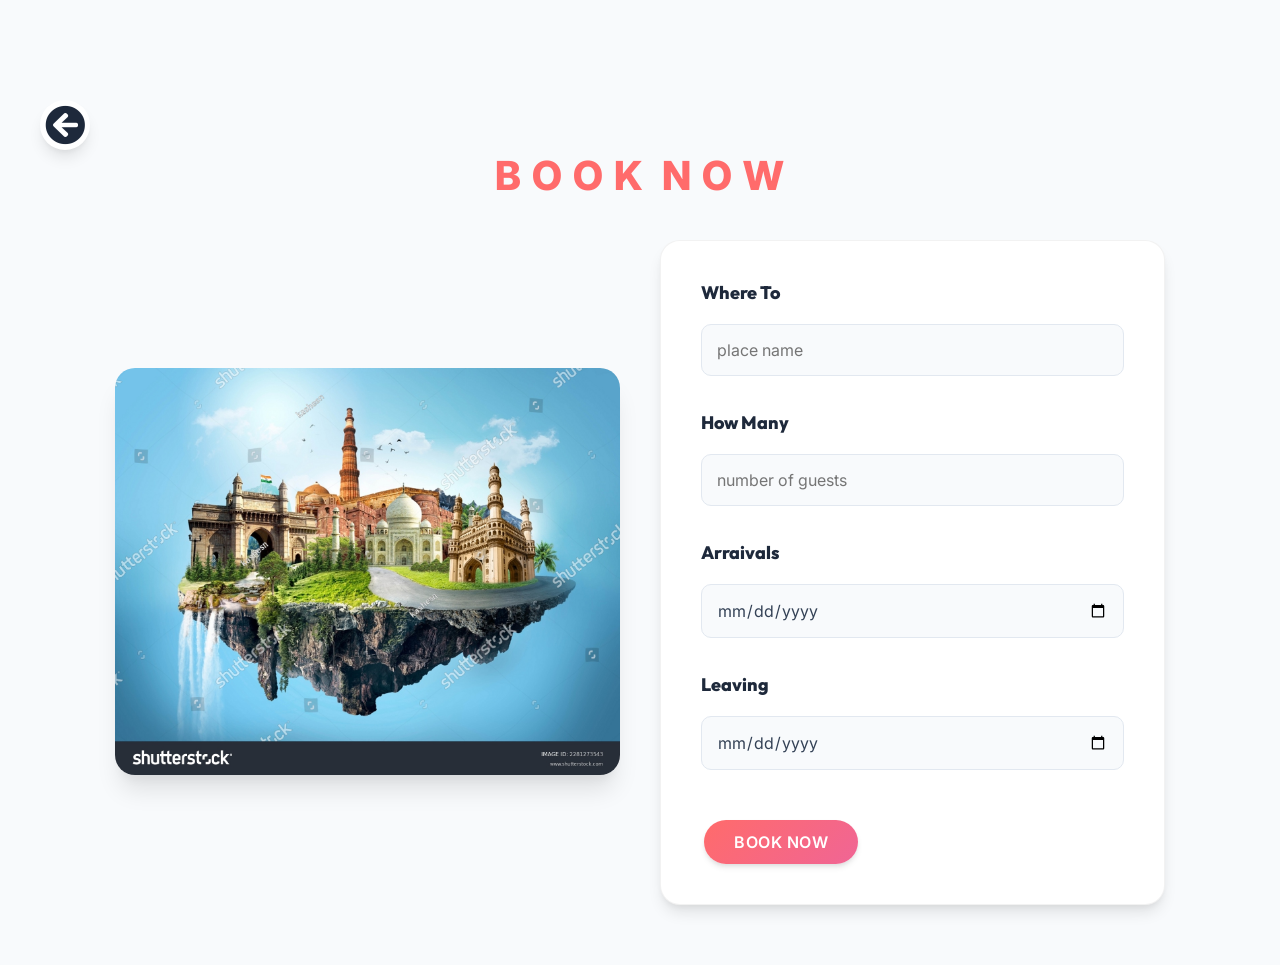
<file: pages/book.html>
<!DOCTYPE html>
<html lang="en">
<head>
    <meta charset="UTF-8">
    <meta name="viewport" content="width=device-width, initial-scale=1.0">
    <title>Document</title>
    <link rel="stylesheet" href="https://cdnjs.cloudflare.com/ajax/libs/font-awesome/5.15.3/css/all.min.css">
    <link rel="stylesheet" href="../assets/css/style.css">
</head>
<body>
    <!--book section starts-->
    
    
<section  class="book" id="book">
    <label class="fas fa-arrow-circle-left" id="back" onclick="history.back()"  ></label>
    <h1 class="heading">
    <span>b</span>
    <span>o</span>
    <span>o</span>
    <span>k</span>
    <span class="space"></span>
    <span>n</span>
    <span>o</span>
    <span>w</span>
</h1>
<div class="row">
    <div class="image">
        <img src="../assets/img/BOOKED.jpg" alt="">
    </div>
    <form action="" class="book_now">
        <div class="inputbox"  id="input1">
            <h3>where to</h3>
            <input class="box" type="text" placeholder="place name">
        </div>
        <div class="inputbox">
            <h3>How many</h3>
            <input class="box" type="number" placeholder="number of guests">
        </div>
        <div class="inputbox">
            <h3>arraivals</h3>
            <input class="box" type="date" >
        </div>
        <div class="inputbox" id="input2">
            <h3>leaving</h3>
            <input class="box"  type="date" >
        </div>
        <div class="booked" >
            <input  type="button" id="b">
            <label for="b" class="btn">Book Now</label>
        </div>
    </form>
</div>
</section>
<!--book section ends-->
</body>
</html>
</file>
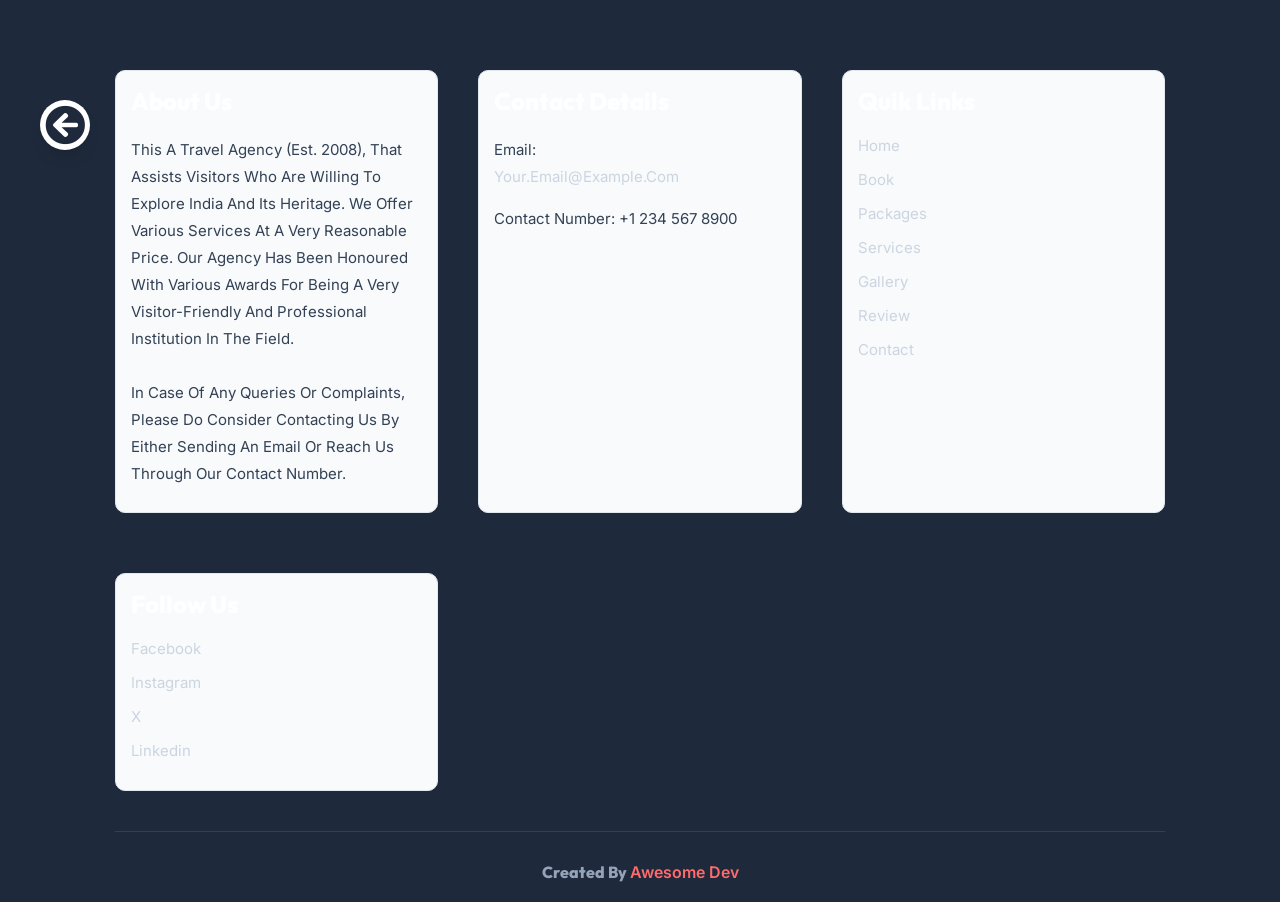
<file: pages/contact.html>
<!DOCTYPE html>
<html lang="en">
<head>
    <meta charset="UTF-8">
    <meta name="viewport" content="width=device-width, initial-scale=1.0">
    <title>Document</title>
    <link rel="stylesheet" href="../assets/css/style.css">
    <link rel="stylesheet" href="https://cdnjs.cloudflare.com/ajax/libs/font-awesome/5.15.3/css/all.min.css">
</head>
<body>
    <!--footer section starts-->
<section class="footer" id="contact">
    <label class="fas fa-arrow-circle-left" id="back" onclick="history.back()"  ></label>
    <div class="box-container">
        <div class="box">
            <h3> About Us</h3>  
            <p>This a travel agency (est. 2008), that assists visitors who are willing to explore 
                India and its heritage. We offer various services at a very reasonable 
                price. Our agency has been honoured with various awards for being a very
                visitor-friendly and professional institution in the field.

                <br>
                <br>

                In case of any queries or complaints, please do consider contacting us by either sending an email or reach us through our contact number.
            </p>          
        </div>
        <div class="box">
            <h3>Contact Details</h3>  
            <p>Email: <a href="your.email@example.com">your.email@example.com</a></p>
            <p>Contact Number: +1 234 567 8900</p>      
        </div>
        <div class="box">
            <div class="box2">
                <h3> Quik Links</h3>  
            <a href="#">Home</a>
            <a href="#">Book</a>
            <a href="#">Packages</a>
            <a href="#">Services</a>
            <a href="#">Gallery</a>
            <a href="#">Review</a> 
            <a href="#">Contact</a>
            </div>         
        </div>
        <div class="box">
            <div class="box3">
            <h3>Follow Us</h3>  
            <a href="https://www.facebook.com/">Facebook</a>
            <a href="https://www.instagram.com/">Instagram</a>
            <a href="https://x.com/">X</a>
            <a href="https://www.linkedin.com/">Linkedin</a>   
            </div> 
        </div>
    </div>
    <h1 class="credit"> Created by <span>Awesome Dev</span></h1>
</section>
<!--footer section ends-->
</body>
</html>
</file>
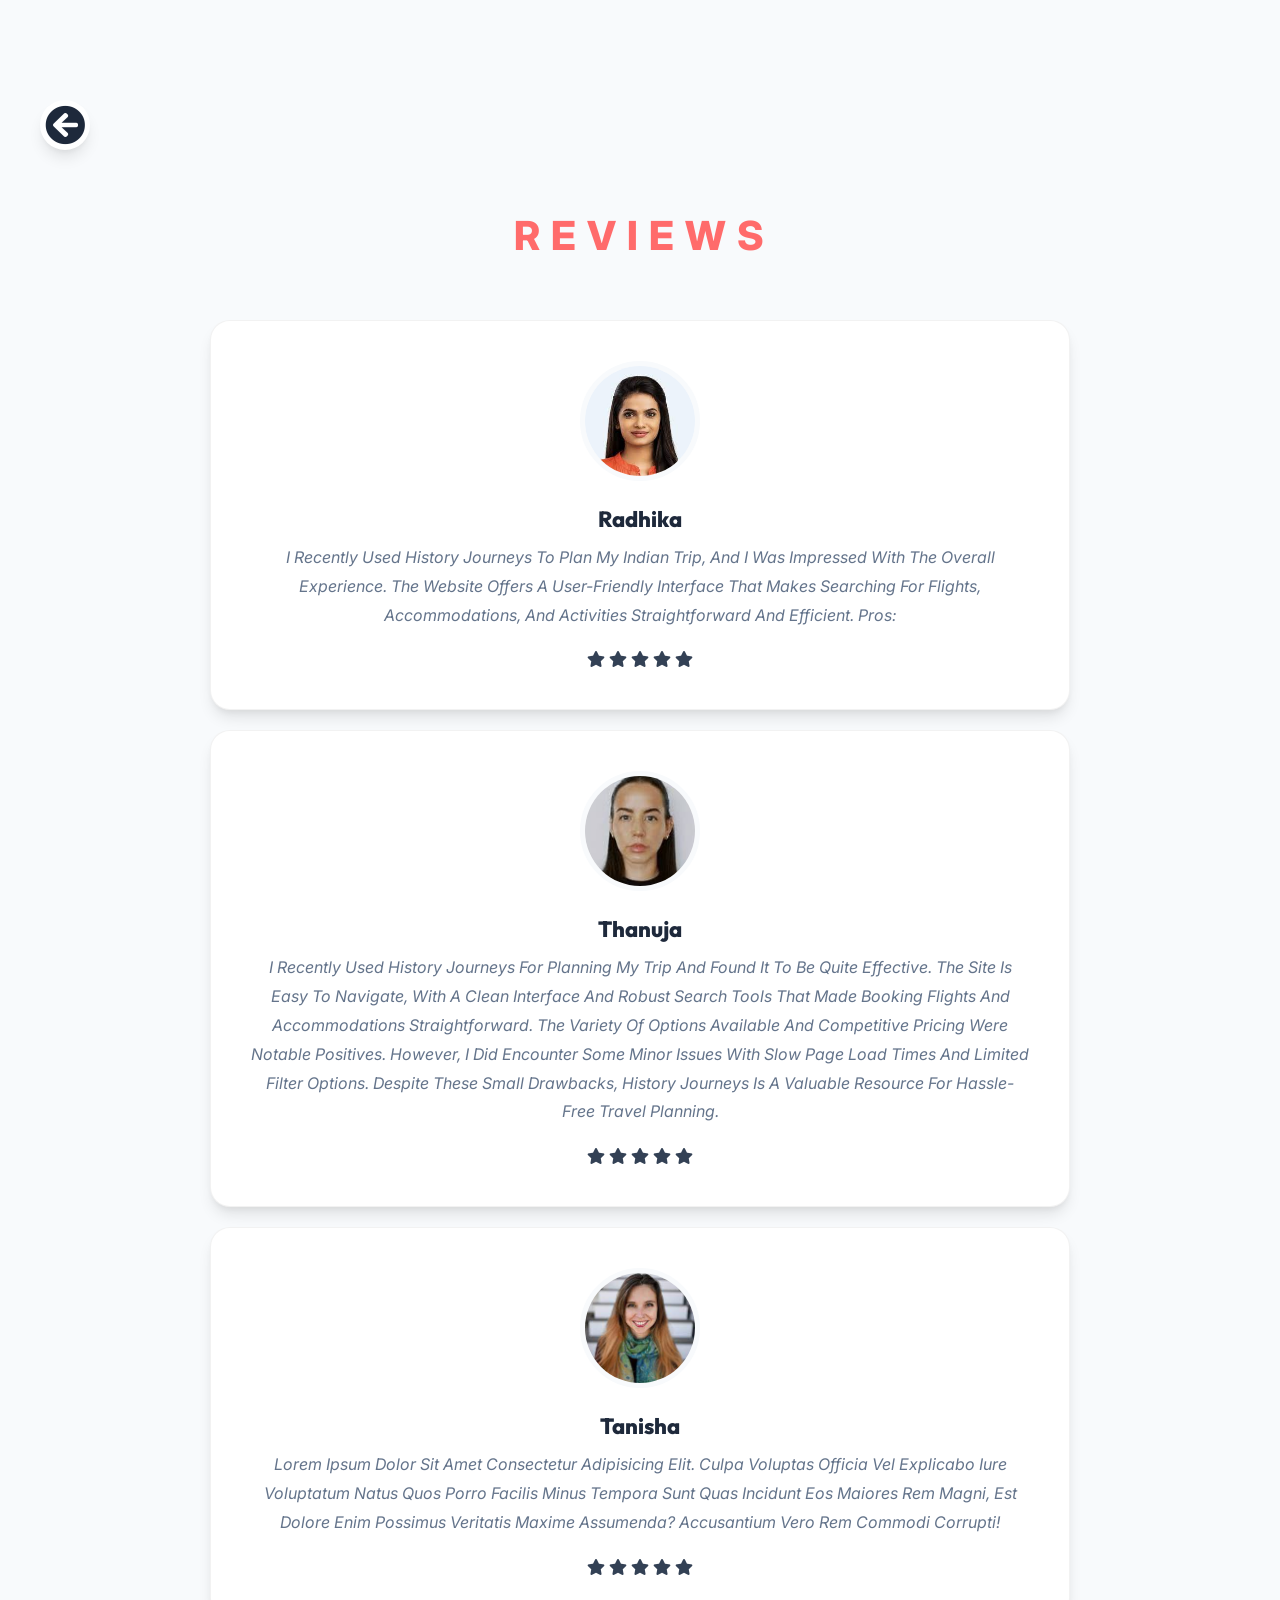
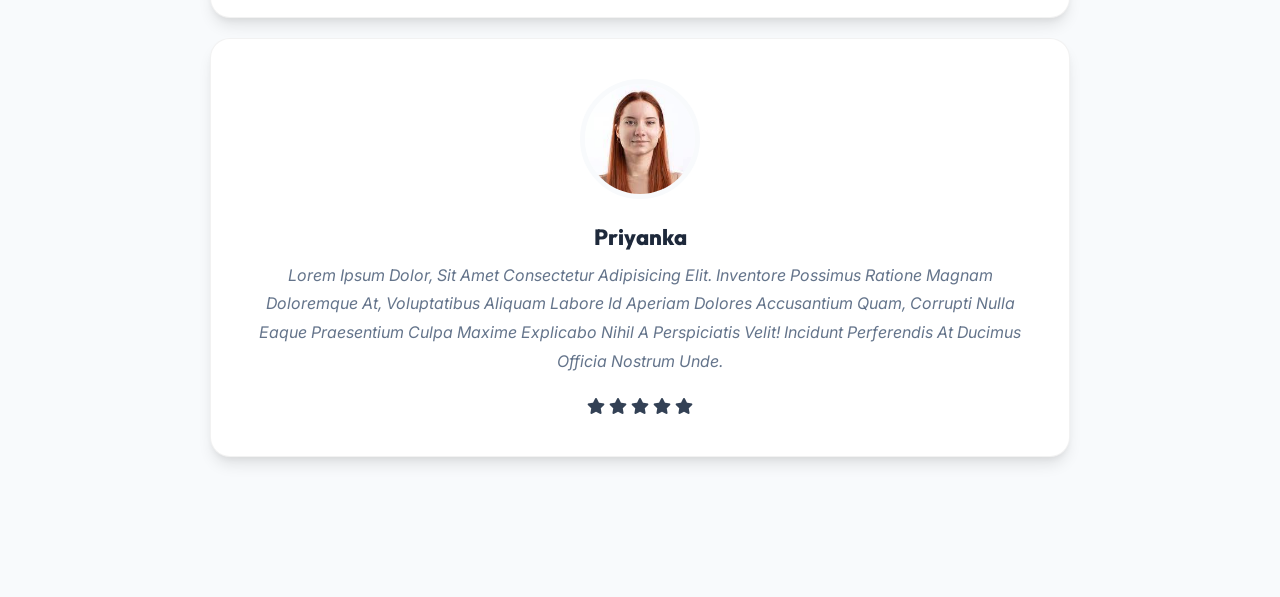
<file: pages/review.html>
<!DOCTYPE html>
<html lang="en">
<head>
    <meta charset="UTF-8">
    <meta name="viewport" content="width=device-width, initial-scale=1.0">
    <title>Document</title>
    <link rel="stylesheet" href="../assets/css/style.css">
    <link rel="stylesheet" href="https://cdnjs.cloudflare.com/ajax/libs/font-awesome/5.15.3/css/all.min.css">
</head>
<body>
    <!--review section starts-->
    <section  class="book" id="book">
        <label class="fas fa-arrow-circle-left" id="back" onclick="history.back()"  ></label>
<section class="review" id="review">
    <h1 class="heading">
        <span>R</span>
        <span>E</span>
        <span>V</span>
        <span>I</span>
        <span>E</span>
        <span>W</span>
        <span>S</span>
    </h1>
    <div class="swiper-container review-slider">
        <div class="swiper-wrapper">

            <div class="slider">

                <div class="box">

                    <img src="../assets/img/p-1.jpg">
                    <h5>radhika</h3>
                    <p>I recently used history journeys to plan my indian trip, and I was impressed with the overall experience. The website offers a user-friendly interface that makes searching for flights, accommodations, and activities straightforward and efficient.

                        Pros:</p>
                    <div class="stars">
                        <span class="fa fa-star checked"></span>
                        <span class="fa fa-star checked"></span>
                        <span class="fa fa-star checked"></span>
                        <span class="fa fa-star"></span>
                        <span class="fa fa-star"></span>
                    </div> 
                </div>
            </div>

            <div class="slider">

                <div class="box">

                    <img src="../assets/img/p-4.jpg">
                    <h5>thanuja</h3>
                    <p>I recently used history journeys for planning my trip and found it to be quite effective. The site is easy to navigate, with a clean interface and robust search tools that made booking flights and accommodations straightforward. The variety of options available and competitive pricing were notable positives. However, I did encounter some minor issues with slow page load times and limited filter options. Despite these small drawbacks, history journeys is a valuable resource for hassle-free travel planning.</p>
                    <div class="stars">
                        <span class="fa fa-star checked"></span>
                        <span class="fa fa-star checked"></span>
                        <span class="fa fa-star"></span>
                        <span class="fa fa-star"></span>
                        <span class="fa fa-star"></span>
                    </div> 
                </div>
            </div>

            <div class="slider">

                <div class="box">

                    <img src="../assets/img/p-2.jpg">
                    <h5>tanisha</h3>
                    <p>Lorem ipsum dolor sit amet consectetur adipisicing elit. Culpa voluptas officia vel explicabo iure voluptatum natus quos porro facilis minus tempora sunt quas incidunt eos maiores rem magni, est dolore enim possimus veritatis maxime assumenda? Accusantium vero rem commodi corrupti!</p>
                    <div class="stars">
                        <span class="fa fa-star checked"></span>
                        <span class="fa fa-star checked"></span>
                        <span class="fa fa-star checked"></span>
                        <span class="fa fa-star"></span>
                        <span class="fa fa-star"></span>
                    </div> 
                </div>
            </div>

            <div class="slider">

                <div class="box">

                    <img src="../assets/img/p-3.jpg">
                    <h5>priyanka</h3>
                    <p>Lorem ipsum dolor, sit amet consectetur adipisicing elit. Inventore possimus ratione magnam doloremque at, voluptatibus aliquam labore id aperiam dolores accusantium quam, corrupti nulla eaque praesentium culpa maxime explicabo nihil a perspiciatis velit! Incidunt perferendis at ducimus officia nostrum unde.</p>
                    <div class="stars">
                        <span class="fa fa-star checked"></span>
                        <span class="fa fa-star checked"></span>
                        <span class="fa fa-star checked"></span>
                        <span class="fa fa-star"></span>
                        <span class="fa fa-star"></span>
                    </div> 
                </div>
            </div>
        </div>
    </div>
</section>
<!--review section ends-->
</body>
</html>
</file>
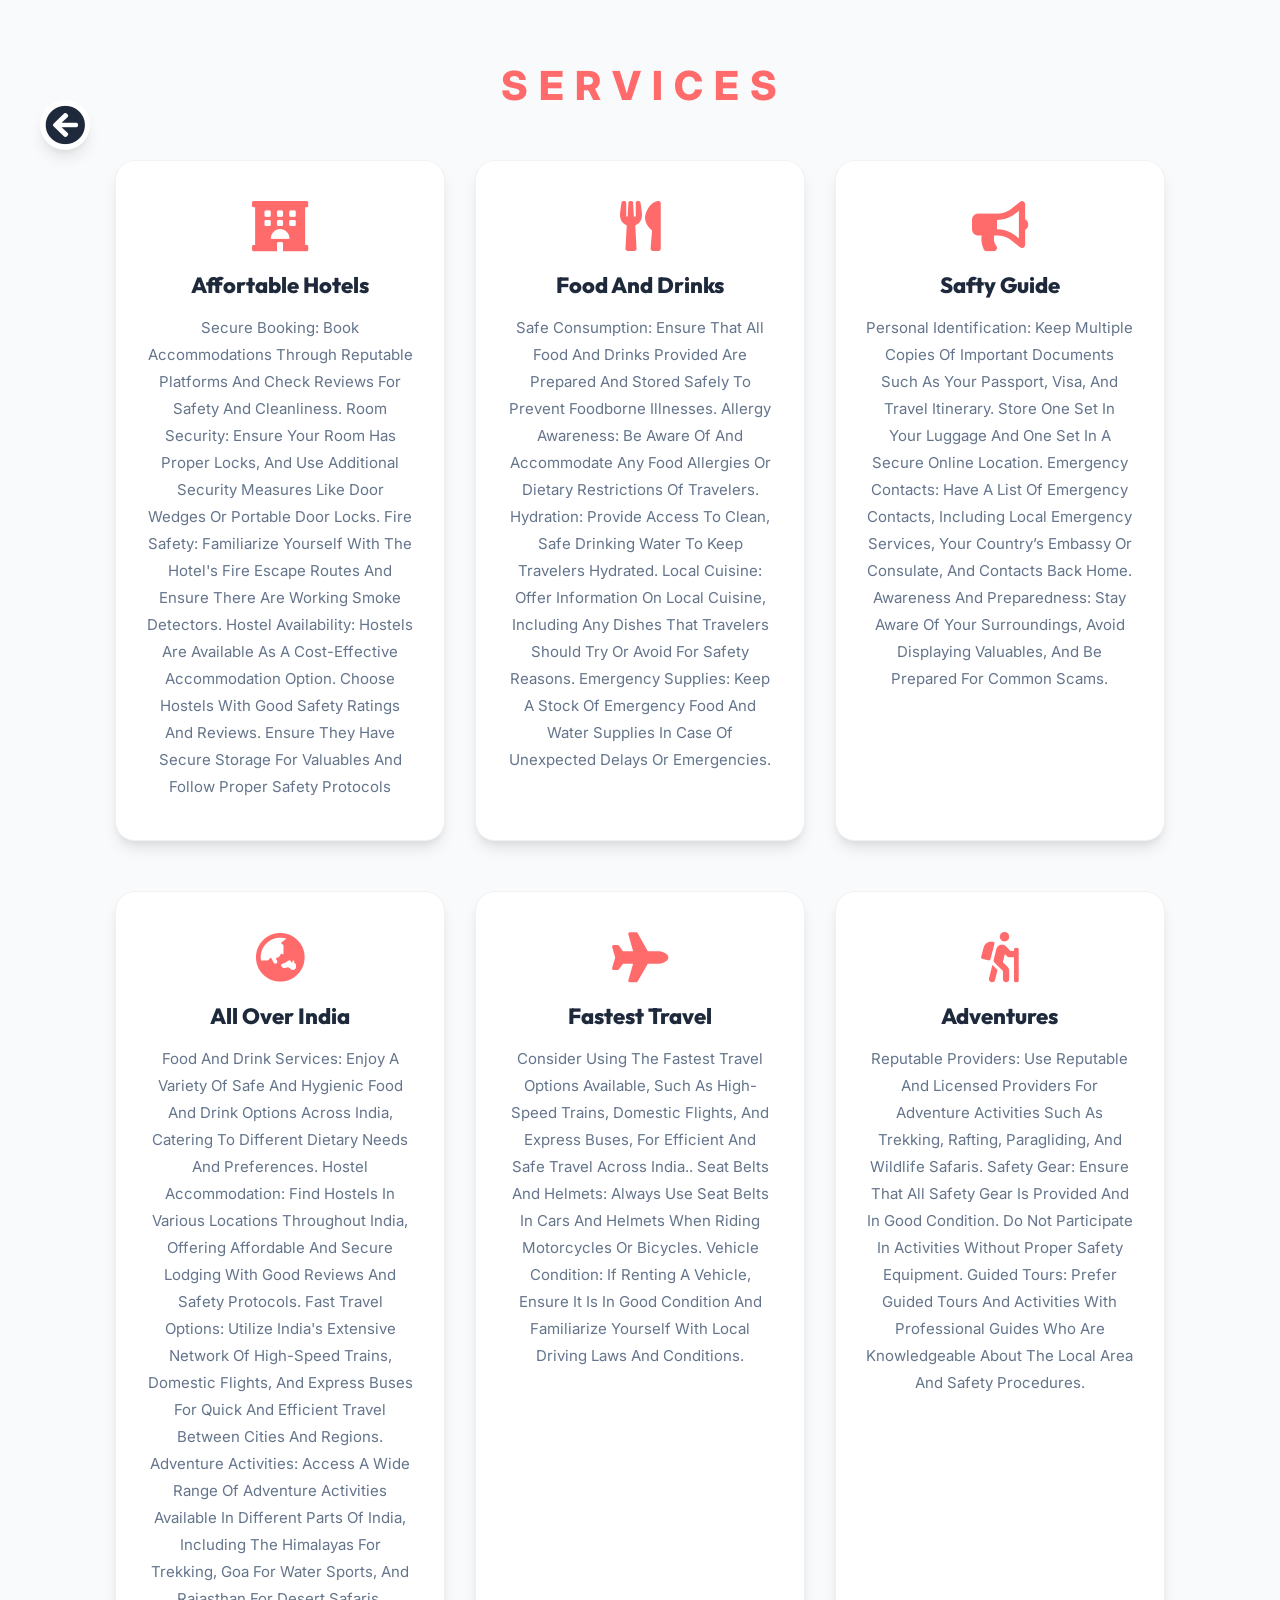
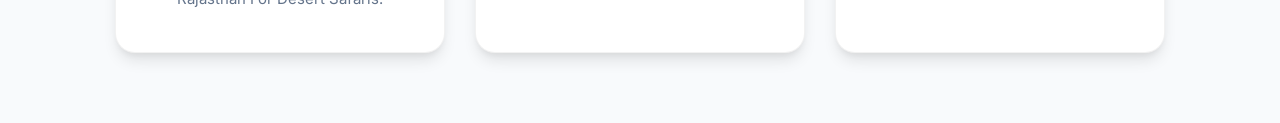
<file: pages/services.html>
<!DOCTYPE html>
<html lang="en">
<head>
    <meta charset="UTF-8">
    <meta name="viewport" content="width=device-width, initial-scale=1.0">
    <title>Document</title>
    <link rel="stylesheet" href="../assets/css/style.css">
    <link rel="stylesheet" href="https://cdnjs.cloudflare.com/ajax/libs/font-awesome/5.15.3/css/all.min.css">
</head>
<body>
    <section class="services" id="sevices">
        <label class="fas fa-arrow-circle-left" id="back" onclick="history.back()"  ></label>
        <h1 class="heading">
            <span>s</span>
            <span>e</span>
            <span>r</span>
            <span>v</span>
            <span>i</span>
            <span>c</span>
            <span>e</span>
            <span>s</span>
        </h1>
        <div class="box-container">
            <div class="box">
                <i class="fas fa-hotel"></i>
                <h3>affortable hotels</h3>
                <p>Secure Booking: Book accommodations through reputable platforms and check reviews for safety and cleanliness.
                    Room Security: Ensure your room has proper locks, and use additional security measures like door wedges or portable door locks.
                    Fire Safety: Familiarize yourself with the hotel's fire escape routes and ensure there are working smoke detectors.
                    Hostel Availability: Hostels are available as a cost-effective accommodation option. Choose hostels with good safety ratings and reviews. Ensure they have secure storage for valuables and follow proper safety protocols</p>
            </div>
            <div class="box">
                <i class="fas fa-utensils"></i>
                <h3>food and drinks</h3>
                <p>Safe Consumption: Ensure that all food and drinks provided are prepared and stored safely to prevent foodborne illnesses.
                    Allergy Awareness: Be aware of and accommodate any food allergies or dietary restrictions of travelers.
                    Hydration: Provide access to clean, safe drinking water to keep travelers hydrated.
                    Local Cuisine: Offer information on local cuisine, including any dishes that travelers should try or avoid for safety reasons.
                    Emergency Supplies: Keep a stock of emergency food and water supplies in case of unexpected delays or emergencies.</p>
            </div>
            <div class="box">
                <i class="fas fa-bullhorn"></i>
                <h3>safty guide</h3>
                <p>Personal Identification: Keep multiple copies of important documents such as your passport, visa, and travel itinerary. Store one set in your luggage and one set in a secure online location.
                    Emergency Contacts: Have a list of emergency contacts, including local emergency services, your country’s embassy or consulate, and contacts back home.
                    Awareness and Preparedness: Stay aware of your surroundings, avoid displaying valuables, and be prepared for common scams.</p>
            </div>
            <div class="box">
                <i class="fas fa-globe-asia"></i>
                <h3>All over India</h3>
                <p>Food and Drink Services: Enjoy a variety of safe and hygienic food and drink options across India, catering to different dietary needs and preferences.
                    Hostel Accommodation: Find hostels in various locations throughout India, offering affordable and secure lodging with good reviews and safety protocols.
                    Fast Travel Options: Utilize India's extensive network of high-speed trains, domestic flights, and express buses for quick and efficient travel between cities and regions.
                    Adventure Activities: Access a wide range of adventure activities available in different parts of India, including the Himalayas for trekking, Goa for water sports, and Rajasthan for desert safaris.</p>
            </div>
            <div class="box">
                <i class="fas fa-plane"></i>
                <h3>fastest travel</h3>
                <p>Consider using the fastest travel options available, such as high-speed trains, domestic flights, and express buses, for efficient and safe travel across India..
                    Seat Belts and Helmets: Always use seat belts in cars and helmets when riding motorcycles or bicycles.
Vehicle Condition: If renting a vehicle, ensure it is in good condition and familiarize yourself with local driving laws and conditions.
                </p>
        </div>
        <div class="box">
            <i class="fas fa-hiking"></i>
            <h3>adventures</h3>
            <p>Reputable Providers: Use reputable and licensed providers for adventure activities such as trekking, rafting, paragliding, and wildlife safaris.
                Safety Gear: Ensure that all safety gear is provided and in good condition. Do not participate in activities without proper safety equipment.
                Guided Tours: Prefer guided tours and activities with professional guides who are knowledgeable about the local area and safety procedures.</p>
    </div>
    </section>
    <!--services section ends-->
</body>
</html>
</file>
<file: assets/css/style.css>
@import url('https://fonts.googleapis.com/css2?family=Outfit:wght@300;400;600;800&family=Inter:wght@300;400;500;700&display=swap');

:root {
    --primary: #ff6b6b;
    --primary-gradient: linear-gradient(135deg, #ff6b6b, #f06595);
    --secondary: #1e293b;
    --text-main: #334155;
    --text-light: #64748b;
    --bg-light: #f8fafc;
    --white: #ffffff;
    --border: rgba(0, 0, 0, 0.05);
    --shadow-sm: 0 4px 6px -1px rgba(0, 0, 0, 0.1), 0 2px 4px -1px rgba(0, 0, 0, 0.06);
    --shadow-md: 0 10px 15px -3px rgba(0, 0, 0, 0.1), 0 4px 6px -2px rgba(0, 0, 0, 0.05);
    --shadow-lg: 0 20px 25px -5px rgba(0, 0, 0, 0.1), 0 10px 10px -5px rgba(0, 0, 0, 0.04);
    --shadow-hover: 0 25px 35px -5px rgba(255, 107, 107, 0.2);
    --glass-bg: rgba(255, 255, 255, 0.85);
    --glass-dark: rgba(15, 23, 42, 0.85);
}

* {
    font-family: "Inter", sans-serif;
    margin: 0;
    padding: 0;
    box-sizing: border-box;
    text-transform: capitalize;
    outline: none;
    border: none;
    text-decoration: none;
    transition: all 0.3s cubic-bezier(0.4, 0, 0.2, 1);
}

*::selection {
    background: var(--primary);
    color: var(--white);
}

html {
    font-size: 62.5%;
    overflow-x: hidden;
    scroll-padding-top: 8rem;
    scroll-behavior: smooth;
}

body {
    background-color: var(--bg-light);
    color: var(--text-main);
}

h1, h2, h3, h4, h5, h6 {
    font-family: "Outfit", sans-serif;
    font-weight: 800;
}

section {
    padding: 6rem 9%;
}

/* Base Components */
.btn {
    display: inline-block;
    margin-top: 1.5rem;
    background: var(--primary-gradient);
    color: var(--white);
    padding: 1.2rem 3rem;
    border-radius: 5rem;
    font-size: 1.6rem;
    font-weight: 600;
    letter-spacing: 0.5px;
    cursor: pointer;
    box-shadow: var(--shadow-sm);
    text-transform: uppercase;
}

.btn:hover {
    transform: translateY(-3px);
    box-shadow: var(--shadow-hover);
    color: var(--white);
}

.heading {
    text-align: center;
    padding-bottom: 4rem;
    font-size: 4rem;
    color: var(--secondary);
    letter-spacing: 2px;
}

.heading span {
    color: var(--primary);
    display: inline-block;
}

/* Header */
header {
    position: fixed;
    top: 0; left: 0; right: 0;
    background: var(--glass-dark);
    backdrop-filter: blur(12px);
    -webkit-backdrop-filter: blur(12px);
    z-index: 1000;
    display: flex;
    align-items: center;
    justify-content: space-between;
    padding: 2rem 9%;
    border-bottom: 1px solid rgba(255, 255, 255, 0.05);
}

header .logo {
    font-size: 2.8rem;
    font-weight: 800;
    color: var(--white);
    font-family: "Outfit", sans-serif;
    text-transform: uppercase;
    letter-spacing: 1px;
}

header .logo span {
    color: var(--primary);
}

header .navbar a {
    color: #cbd5e1;
    font-size: 1.6rem;
    margin: 0 1.5rem;
    font-weight: 500;
}

header .navbar a:hover {
    color: var(--primary);
}

header .icons i {
    font-size: 2.2rem;
    color: #cbd5e1;
    cursor: pointer;
    margin-left: 2rem;
}

header .icons i:hover {
    color: var(--primary);
    transform: scale(1.1);
}

#menu-bar {
    color: var(--white);
    font-size: 3rem;
    cursor: pointer;
    display: none;
}

/* Search Bar */
header .search-bar-container {
    position: absolute;
    top: 100%; left: 0; right: 0;
    padding: 1.5rem 9%;
    background: var(--glass-dark);
    backdrop-filter: blur(12px);
    border-top: 1px solid rgba(255, 255, 255, 0.1);
    display: flex;
    align-items: center;
    z-index: 1001;
    clip-path: polygon(0 0, 100% 0, 100% 0, 0 0);
}

header .search-bar-container.active {
    clip-path: polygon(0 0, 100% 0, 100% 100%, 0 100%);
}

header .search-bar-container #search-bar {
    width: 100%;
    padding: 1.5rem;
    color: var(--secondary);
    font-size: 1.6rem;
    border-radius: 5rem;
    background: var(--white);
}

header .search-bar-container label {
    color: var(--white);
    cursor: pointer;
    font-size: 2.5rem;
    margin-left: 2rem;
}

header .search-bar-container label:hover {
    color: var(--primary);
}

/* Login Form */
.login-form-container {
    position: fixed;
    top: -120%; left: 0;
    z-index: 10000;
    min-height: 100vh;
    width: 100%;
    background: rgba(15, 23, 42, 0.9);
    backdrop-filter: blur(10px);
    display: flex;
    align-items: center;
    justify-content: center;
}

.login-form-container.active {
    top: 0;
}

.login-form-container form {
    margin: 2rem;
    padding: 4rem;
    border-radius: 2rem;
    background: var(--white);
    width: 45rem;
    box-shadow: var(--shadow-lg);
    position: relative;
}

.login-form-container form h3 {
    font-size: 3.5rem;
    color: var(--secondary);
    text-transform: uppercase;
    text-align: center;
    margin-bottom: 2rem;
}

.box {
    width: 100%;
    padding: 1.5rem;
    color: var(--text-main);
    font-size: 1.6rem;
    margin: 1rem 0;
    border: 1px solid #e2e8f0;
    border-radius: 1rem;
    text-transform: none;
    background: var(--bg-light);
}

.box:focus {
    border-color: var(--primary);
    background: var(--white);
    box-shadow: 0 0 0 3px rgba(255, 107, 107, 0.2);
}

.login-form-container form #remember {
    margin-top: 1.5rem;
}

.login-form-container form label {
    font-size: 1.4rem;
    color: var(--text-light);
}

.login-form-container form .btn {
    display: block;
    width: 100%;
    text-align: center;
    margin-top: 2rem;
}

.login-form-container form p {
    padding-top: 1.5rem;
    font-size: 1.4rem;
    color: var(--text-light);
    text-align: center;
}

.login-form-container form p a {
    color: var(--primary);
    font-weight: 600;
}

.login-form-container form p a:hover {
    text-decoration: underline;
}

.login-form-container #form-close {
    position: absolute;
    top: 2rem; right: 3rem;
    font-size: 4rem;
    color: var(--white);
    cursor: pointer;
}

#form-close:hover {
    color: var(--primary);
    transform: rotate(90deg);
}

/* Home Section */
.home {
    min-height: 100vh;
    display: flex;
    align-items: center;
    justify-content: center;
    flex-flow: column;
    position: relative;
    z-index: 0;
    padding: 0;
}

.home .content {
    text-align: center;
    z-index: 1;
}

.home .content h3 {
    font-size: 6rem;
    color: var(--white);
    text-transform: uppercase;
    text-shadow: 0 4px 15px rgba(0, 0, 0, 0.5);
    letter-spacing: 2px;
}

.home .content p {
    font-size: 2.2rem;
    color: #e2e8f0;
    padding: 2rem 0 4rem 0;
    font-weight: 300;
    max-width: 80rem;
    margin: 0 auto;
    text-shadow: 0 2px 10px rgba(0, 0, 0, 0.5);
}

.home .video-container video {
    position: absolute;
    top: 0; left: 0;
    z-index: -1;
    height: 100%;
    width: 100%;
    object-fit: cover;
    filter: brightness(0.6);
}

.home .controls {
    padding: 1rem 2rem;
    border-radius: 5rem;
    background: rgba(15, 23, 42, 0.5);
    backdrop-filter: blur(5px);
    position: absolute;
    bottom: 5rem;
    display: flex;
    gap: 1rem;
}

.home .controls .vid-btn {
    height: 1.5rem;
    width: 1.5rem;
    display: inline-block;
    background: rgba(255, 255, 255, 0.4);
    border-radius: 50%;
    cursor: pointer;
}

.home .controls .vid-btn.active {
    background: var(--primary);
    transform: scale(1.3);
}

/* Packages Section */
.packages .box-container {
    display: grid;
    grid-template-columns: repeat(auto-fit, minmax(32rem, 1fr));
    gap: 3rem;
}

.packages .box-container .box {
    border-radius: 2rem;
    overflow: hidden;
    background: var(--white);
    box-shadow: var(--shadow-md);
    border: 1px solid var(--border);
}

.packages .box-container .box:hover {
    transform: translateY(-10px);
    box-shadow: var(--shadow-lg);
}

.packages .box-container .box img {
    height: 25rem;
    width: 100%;
    object-fit: cover;
    transition: transform 0.5s ease;
}

.packages .box-container .box:hover img {
    transform: scale(1.05);
}

.packages .box-container .box .content {
    padding: 3rem;
}

.packages .box-container .box .content h3 {
    font-size: 2.2rem;
    color: var(--secondary);
    display: flex;
    align-items: center;
    gap: 1rem;
}

.packages .box-container .box .content h3 i {
    color: var(--primary);
}

.packages .box-container .box .content p {
    font-size: 1.5rem;
    color: var(--text-light);
    line-height: 1.8;
    padding: 1.5rem 0;
}

.packages .box-container .box .content .stars i {
    font-size: 1.6rem;
    color: #fbbf24;
}

.packages .box-container .box .content .price {
    font-size: 2.4rem;
    color: var(--secondary);
    font-weight: 700;
    padding-top: 1.5rem;
    font-family: "Outfit", sans-serif;
}

.packages .box-container .box .content .price span {
    color: var(--text-light);
    font-size: 1.6rem;
    text-decoration: line-through;
    font-weight: 400;
    margin-left: 1rem;
}

/* Services Section */
.services .box-container {
    display: grid;
    grid-template-columns: repeat(auto-fit, minmax(32rem, 1fr));
    gap: 3rem;
}

.services .box-container .box {
    border-radius: 2rem;
    padding: 4rem 3rem;
    text-align: center;
    background: var(--white);
    box-shadow: var(--shadow-md);
    border: 1px solid var(--border);
}

.services .box-container .box:hover {
    transform: translateY(-10px);
    box-shadow: var(--shadow-hover);
    border-color: rgba(255, 107, 107, 0.2);
}

.services .box-container .box i {
    font-size: 5rem;
    color: var(--primary);
    margin-bottom: 2rem;
}

.services .box-container .box h3 {
    font-size: 2.2rem;
    color: var(--secondary);
    margin-bottom: 1.5rem;
}

.services .box-container .box p {
    font-size: 1.5rem;
    color: var(--text-light);
    line-height: 1.8;
}

/* Gallery Section */
.gallery .box-container {
    display: grid;
    grid-template-columns: repeat(auto-fit, minmax(30rem, 1fr));
    gap: 2rem;
}

.gallery .box-container .box {
    border-radius: 2rem;
    overflow: hidden;
    height: 30rem;
    position: relative;
    box-shadow: var(--shadow-md);
}

.gallery .box-container .box img {
    height: 100%;
    width: 100%;
    object-fit: cover;
}

.gallery .box-container .box .content {
    position: absolute;
    top: 0; left: 0;
    height: 100%;
    width: 100%;
    background: rgba(15, 23, 42, 0.8);
    display: flex;
    flex-direction: column;
    align-items: center;
    justify-content: center;
    opacity: 0;
    transform: translateY(20px);
    backdrop-filter: blur(5px);
}

.gallery .box-container .box:hover .content {
    opacity: 1;
    transform: translateY(0);
}

.gallery .box-container .box .content h3 {
    font-size: 2.8rem;
    color: var(--white);
}

.gallery .box-container .box .content h3 a {
    color: var(--white);
}

.gallery .box-container .box .content p {
    font-size: 1.5rem;
    color: #cbd5e1;
    margin-top: 1rem;
}

/* Review Section */
.review .box {
    padding: 4rem;
    text-align: center;
    background: var(--white);
    box-shadow: var(--shadow-md);
    border-radius: 2rem;
    border: 1px solid var(--border);
    margin: 2rem 0;
}

.review .box:hover {
    transform: translateY(-5px);
    box-shadow: var(--shadow-lg);
}

.review .box img {
    height: 12rem;
    width: 12rem;
    border-radius: 50%;
    object-fit: cover;
    margin-bottom: 2rem;
    border: 5px solid var(--bg-light);
}

.review .box h5 {
    color: var(--secondary);
    font-size: 2.2rem;
    margin-bottom: 1rem;
}

.review .box p {
    color: var(--text-light);
    font-size: 1.6rem;
    line-height: 1.8;
    font-style: italic;
    margin-bottom: 2rem;
}

.review .box .stars i {
    color: #fbbf24;
    font-size: 1.8rem;
}

/* Contact Footer */
.footer {
    background: var(--secondary);
    color: #cbd5e1;
    padding-bottom: 2rem;
}

.footer .box-container {
    display: grid;
    grid-template-columns: repeat(auto-fit, minmax(25rem, 1fr));
    gap: 4rem;
}

.footer .box-container .box h3 {
    font-size: 2.4rem;
    color: var(--white);
    margin-bottom: 2rem;
}

.footer .box-container .box p {
    font-size: 1.5rem;
    line-height: 1.8;
    margin-bottom: 1rem;
}

.footer .box-container .box a {
    display: block;
    font-size: 1.5rem;
    color: #cbd5e1;
    margin-bottom: 1.5rem;
}

.footer .box-container .box a:hover {
    color: var(--primary);
    padding-left: 1rem;
}

.footer .credit {
    text-align: center;
    padding-top: 3rem;
    margin-top: 3rem;
    font-size: 1.6rem;
    color: #94a3b8;
    border-top: 1px solid rgba(255, 255, 255, 0.1);
}

.footer .credit span {
    color: var(--primary);
    font-weight: 600;
}

/* Secondary Pages Specifics */
#back {
    position: fixed;
    top: 10rem;
    left: 4rem;
    font-size: 4rem;
    color: var(--secondary);
    cursor: pointer;
    z-index: 100;
    background: var(--white);
    border-radius: 50%;
    box-shadow: var(--shadow-md);
    padding: 0.5rem;
}

#back:hover {
    color: var(--primary);
    transform: scale(1.1);
}

.book {
    padding-top: 15rem;
}

.book .row {
    display: flex;
    flex-wrap: wrap;
    gap: 4rem;
    align-items: center;
}

.book .row .image {
    flex: 1 1 40rem;
}

.book .row .image img {
    width: 100%;
    border-radius: 2rem;
    box-shadow: var(--shadow-lg);
}

.book .row form {
    flex: 1 1 40rem;
    background: var(--white);
    padding: 4rem;
    border-radius: 2rem;
    box-shadow: var(--shadow-md);
    border: 1px solid var(--border);
}

.book .row form .inputbox {
    margin-bottom: 2.5rem;
}

.book .row form .inputbox h3 {
    font-size: 1.8rem;
    color: var(--secondary);
    margin-bottom: 1rem;
}

.book .row form .inputbox input {
    width: 100%;
    background: var(--bg-light);
    border: 1px solid #e2e8f0;
}

/* Responsive */
@media (max-width: 991px) {
    html {
        font-size: 55%;
    }
    header {
        padding: 2rem;
    }
    section {
        padding: 4rem 2rem;
    }
}

@media (max-width: 768px) {
    #menu-bar {
        display: initial;
    }
    header .navbar {
        position: absolute;
        top: 100%; right: 0; left: 0;
        background: var(--glass-dark);
        backdrop-filter: blur(15px);
        border-top: 1px solid rgba(255, 255, 255, 0.1);
        padding: 2rem;
        clip-path: polygon(0 0, 100% 0, 100% 0, 0 0);
    }
    header .navbar.active {
        clip-path: polygon(0 0, 100% 0, 100% 100%, 0 100%);
    }
    header .navbar a {
        display: block;
        margin: 2rem 0;
        font-size: 2rem;
        text-align: center;
    }
    .home .content h3 {
        font-size: 4rem;
    }
}

@media (max-width: 450px) {
    html {
        font-size: 50%;
    }
    .home .controls {
        bottom: 2rem;
    }
}
</file>
